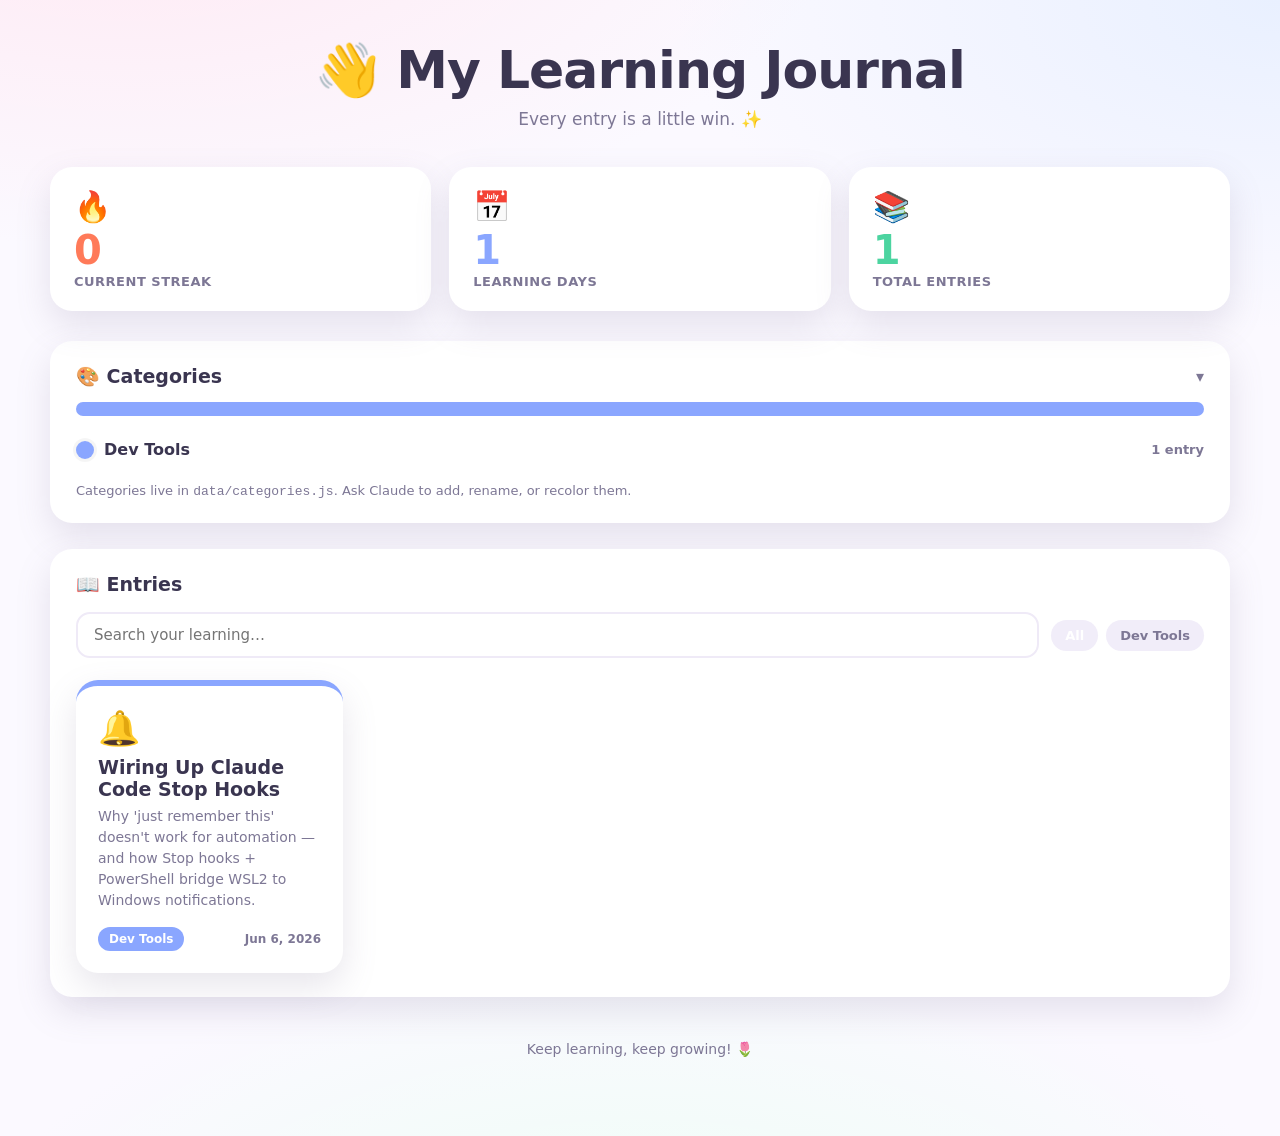
<file: index.html>
<!DOCTYPE html>
<html lang="en">
<head>
  <meta charset="UTF-8" />
  <meta name="viewport" content="width=device-width, initial-scale=1.0" />
  <title>My Learning Journal</title>
  <link rel="stylesheet" href="assets/dashboard.css" />
</head>
<body>
  <div class="wrap">

    <!-- Header -->
    <header class="hero">
      <h1><span class="wave">👋</span> My Learning Journal</h1>
      <p id="motivation">Every entry is a little win. ✨</p>
    </header>

    <!-- Stats -->
    <section class="stats">
      <div class="stat streak">
        <div class="emoji">🔥</div>
        <div class="num" id="stat-streak">0</div>
        <div class="label">Current Streak</div>
      </div>
      <div class="stat days">
        <div class="emoji">📅</div>
        <div class="num" id="stat-days">0</div>
        <div class="label">Learning Days</div>
      </div>
      <div class="stat entries">
        <div class="emoji">📚</div>
        <div class="num" id="stat-entries">0</div>
        <div class="label">Total Entries</div>
      </div>
    </section>

    <!-- Category manager (collapsible) -->
    <section class="panel" id="cat-panel">
      <div class="collapse-toggle" id="cat-toggle">
        <h2 style="margin:0">🎨 Categories</h2>
        <span class="arrow">▾</span>
      </div>
      <div class="panel-body" style="margin-top:14px">
        <div class="breakdown" id="breakdown"></div>
        <div id="cat-list" style="margin-top:14px"></div>
        <p style="color:var(--ink-soft); font-size:13px; margin:14px 0 0">
          Categories live in <code>data/categories.js</code>. Ask Claude to add, rename, or recolor them.
        </p>
      </div>
    </section>

    <!-- Entries -->
    <section class="panel">
      <h2>📖 Entries</h2>
      <div class="toolbar">
        <input type="text" class="search" id="search" placeholder="Search your learning…" />
        <div class="chips" id="chips"></div>
      </div>
      <div class="grid" id="grid"></div>
    </section>

    <footer class="note">Keep learning, keep growing! 🌷</footer>
  </div>

  <!-- data first, then logic -->
  <script src="data/categories.js"></script>
  <script src="data/entries.js"></script>
  <script src="assets/dashboard.js"></script>
</body>
</html>
</file>
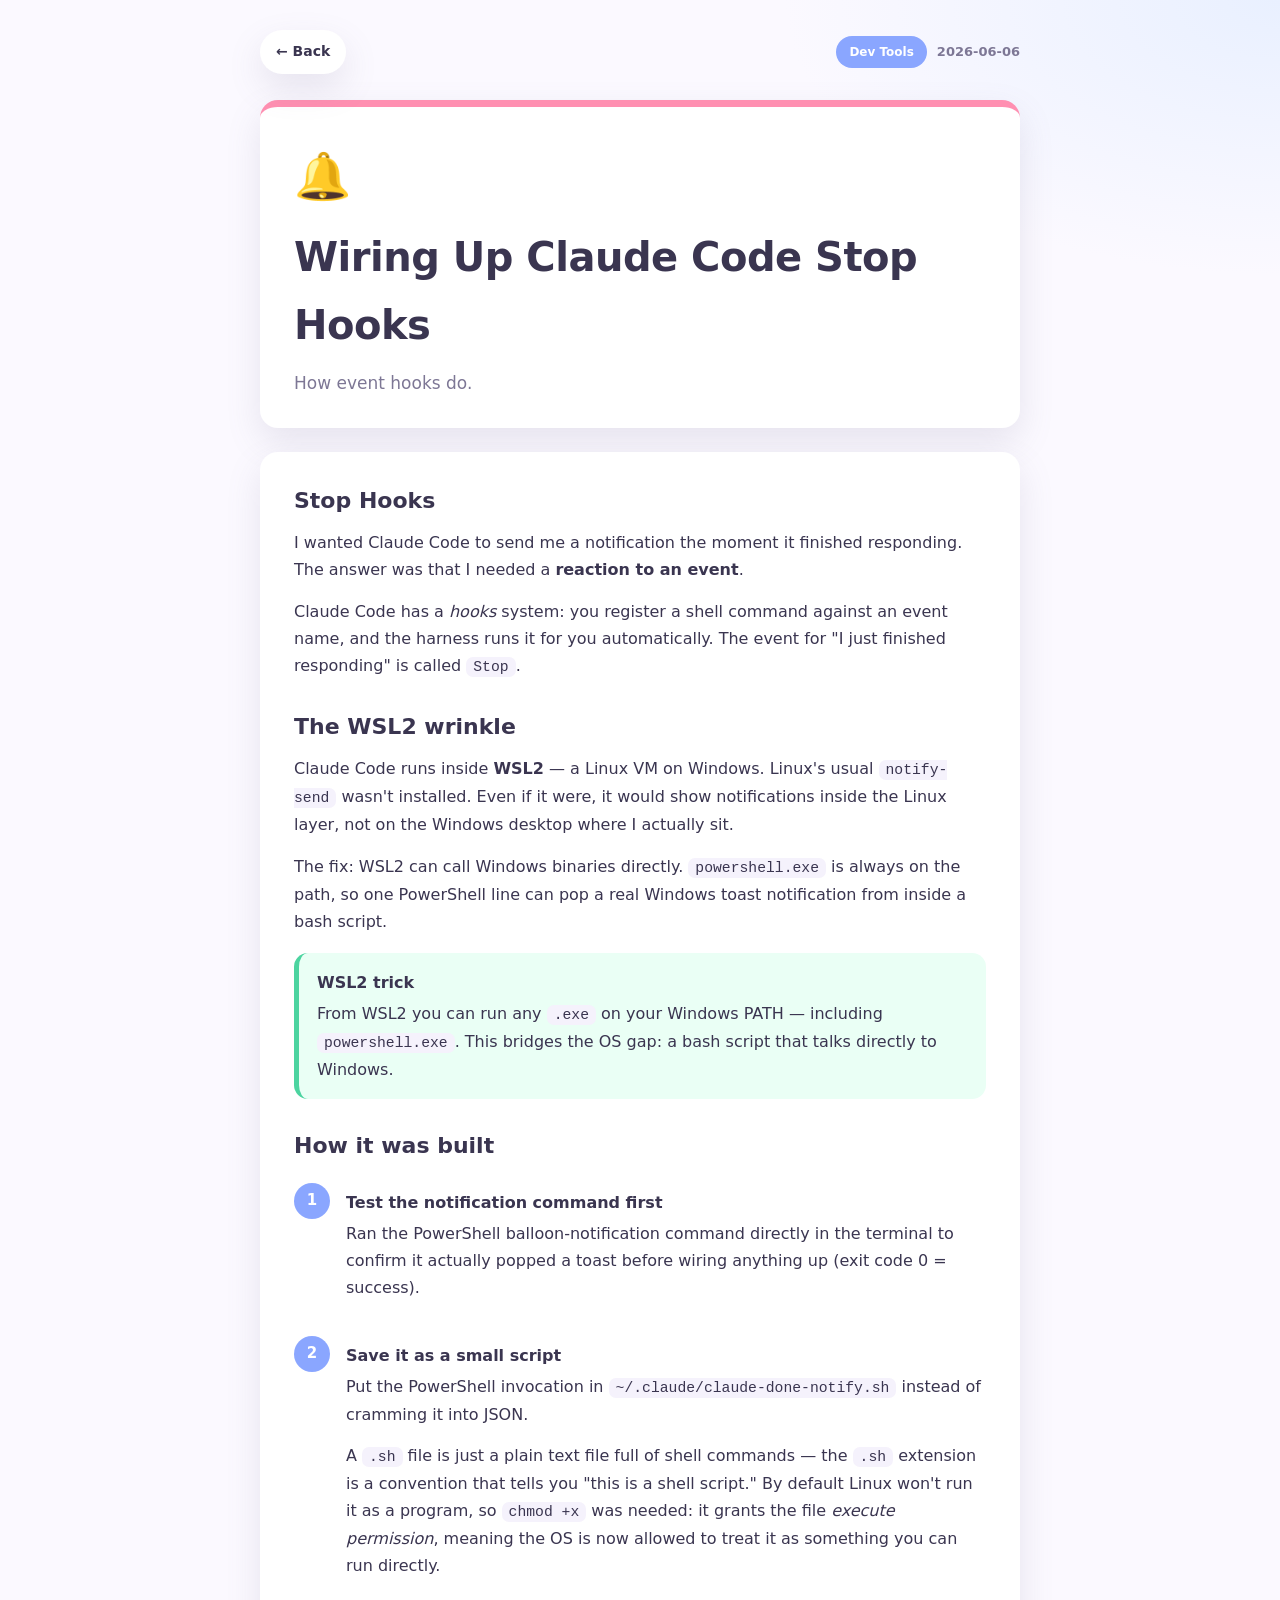
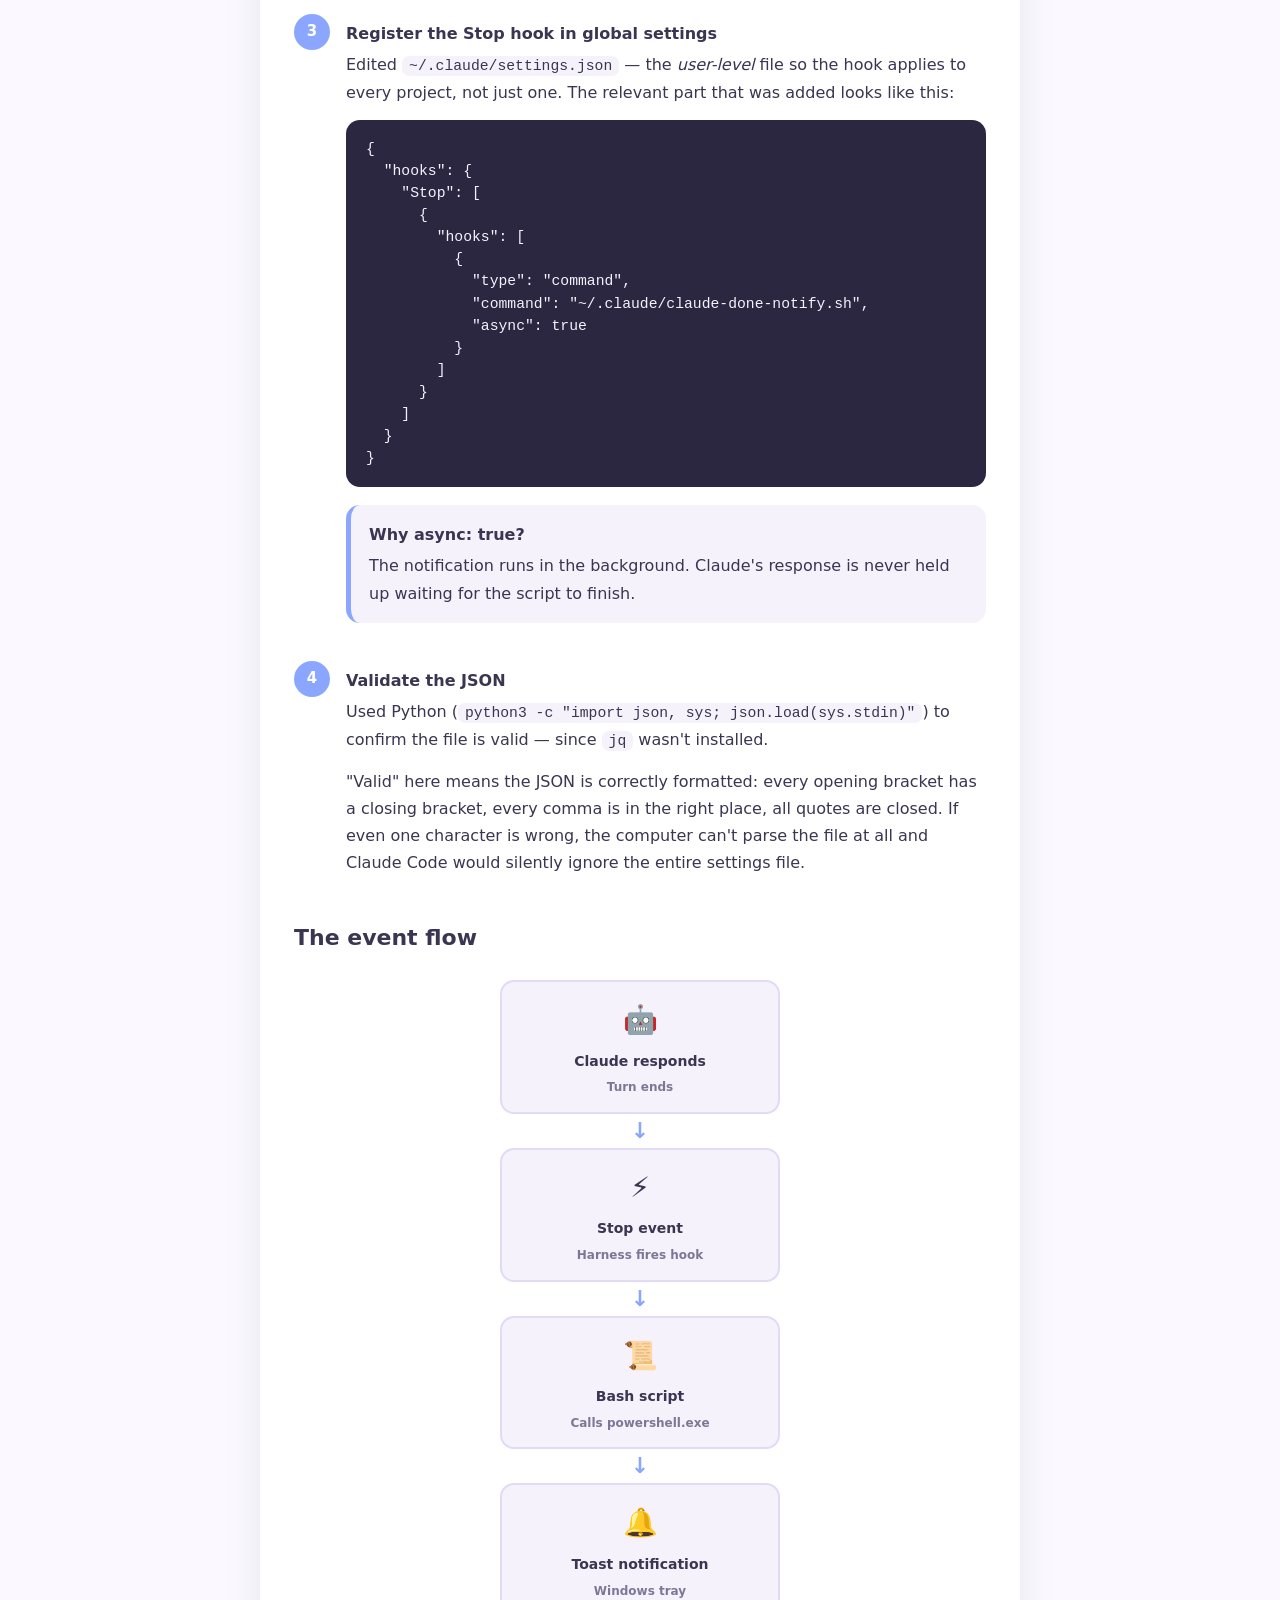
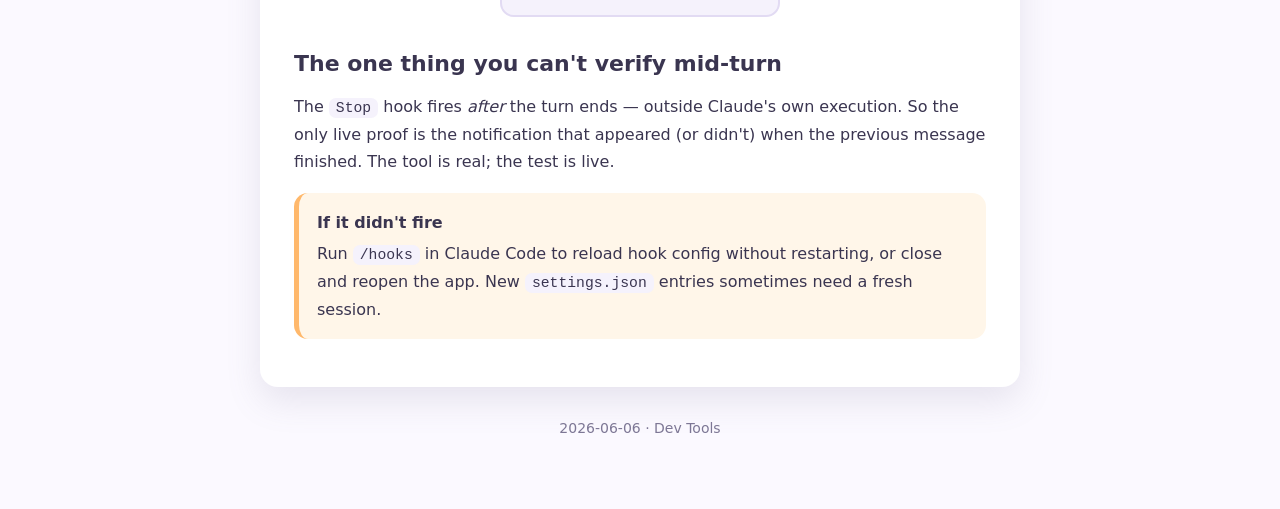
<file: entries/2026-06-06-claude-code-hooks.html>
<!DOCTYPE html>
<html lang="en">
<head>
  <meta charset="UTF-8" />
  <meta name="viewport" content="width=device-width, initial-scale=1.0" />
  <title>Wiring Up Claude Code Stop Hooks — Learning Journal</title>
  <link rel="stylesheet" href="../assets/entry.css" />
  <style>
    .flow {
      display: flex; flex-direction: column; align-items: center;
      gap: 0; margin: 24px auto; max-width: 280px;
    }
    .flow-node {
      background: var(--soft); border: 2px solid #e2dbf3; border-radius: 14px;
      padding: 14px 18px; text-align: center; width: 100%;
      font-weight: 700; font-size: 14px;
    }
    .flow-node .icon { font-size: 28px; display: block; margin-bottom: 6px; }
    .flow-node .label { color: var(--ink-soft); font-size: 12px; margin-top: 4px; font-weight: 600; }
    .flow-arrow {
      font-size: 22px; color: var(--accent2); padding: 6px 0;
      font-weight: 900; line-height: 1;
    }

    .compare { width: 100%; border-collapse: collapse; margin: 18px 0; border-radius: 12px; overflow: hidden; }
    .compare th { background: var(--soft); padding: 10px 14px; text-align: left; font-size: 13px; font-weight: 800; }
    .compare td { padding: 10px 14px; border-top: 1px solid #ede8f8; font-size: 14px; }
    .compare tr:hover td { background: #faf8ff; }
    .yes { color: #4cd4a0; font-weight: 800; }
    .no  { color: #ffb86b; font-weight: 800; }

    .steps { margin: 18px 0; }
    .step { display: flex; gap: 16px; margin-bottom: 20px; }
    .step-num {
      flex-shrink: 0; width: 36px; height: 36px;
      background: var(--accent2); color: #fff;
      border-radius: 50%; display: flex; align-items: center; justify-content: center;
      font-weight: 800; font-size: 15px;
    }
    .step-body { padding-top: 6px; }
    .step-body strong { display: block; margin-bottom: 4px; }
  </style>
</head>
<body>
  <div class="entry">
    <div class="topbar">
      <a class="back" href="../index.html">← Back</a>
      <div class="meta">
        <span class="entry-badge" style="background:#8aa6ff">Dev Tools</span>
        <span class="entry-date">2026-06-06</span>
      </div>
    </div>

    <div class="entry-head">
      <div class="big-emoji">🔔</div>
      <h1>Wiring Up Claude Code Stop Hooks</h1>
      <p class="lede">How event hooks do.</p>
    </div>

    <div class="entry-body">

      <h2>Stop Hooks</h2>
      <p>I wanted Claude Code to send me a notification the moment it finished responding.<br>
      The answer was that I needed a <strong>reaction to an event</strong>.</p>
      <p>Claude Code has a <em>hooks</em> system: you register a shell command against an event name, and the harness runs it for you automatically. The event for "I just finished responding" is called <code>Stop</code>.</p>

      <h2>The WSL2 wrinkle</h2>
      <p>Claude Code runs inside <strong>WSL2</strong> — a Linux VM on Windows. Linux's usual <code>notify-send</code> wasn't installed. Even if it were, it would show notifications inside the Linux layer, not on the Windows desktop where I actually sit.</p>
      <p>The fix: WSL2 can call Windows binaries directly. <code>powershell.exe</code> is always on the path, so one PowerShell line can pop a real Windows toast notification from inside a bash script.</p>

      <div class="callout tip">
        <div class="callout-title">WSL2 trick</div>
        From WSL2 you can run any <code>.exe</code> on your Windows PATH — including <code>powershell.exe</code>. This bridges the OS gap: a bash script that talks directly to Windows.
      </div>

      <h2>How it was built</h2>
      <div class="steps">
        <div class="step">
          <div class="step-num">1</div>
          <div class="step-body">
            <strong>Test the notification command first</strong>
            <p>Ran the PowerShell balloon-notification command directly in the terminal to confirm it actually popped a toast before wiring anything up (exit code 0 = success).</p>
          </div>
        </div>
        <div class="step">
          <div class="step-num">2</div>
          <div class="step-body">
            <strong>Save it as a small script</strong>
            <p>Put the PowerShell invocation in <code>~/.claude/claude-done-notify.sh</code> instead of cramming it into JSON.</p>
            <p>A <code>.sh</code> file is just a plain text file full of shell commands — the <code>.sh</code> extension is a convention that tells you "this is a shell script." By default Linux won't run it as a program, so <code>chmod +x</code> was needed: it grants the file <em>execute permission</em>, meaning the OS is now allowed to treat it as something you can run directly.</p>
          </div>
        </div>
        <div class="step">
          <div class="step-num">3</div>
          <div class="step-body">
            <strong>Register the Stop hook in global settings</strong>
            <p>Edited <code>~/.claude/settings.json</code> — the <em>user-level</em> file so the hook applies to every project, not just one. The relevant part that was added looks like this:</p>
            <pre style="margin-top:10px"><code>{
  "hooks": {
    "Stop": [
      {
        "hooks": [
          {
            "type": "command",
            "command": "~/.claude/claude-done-notify.sh",
            "async": true
          }
        ]
      }
    ]
  }
}</code></pre>
<div class="callout">
        <div class="callout-title">Why async: true?</div>
        The notification runs in the background. Claude's response is never held up waiting for the script to finish.
      </div>
          </div>
        </div>
        <div class="step">
          <div class="step-num">4</div>
          <div class="step-body">
            <strong>Validate the JSON</strong>
            <p>Used Python (<code>python3 -c "import json, sys; json.load(sys.stdin)"</code>) to confirm the file is valid — since <code>jq</code> wasn't installed.</p>
            <p>"Valid" here means the JSON is correctly formatted: every opening bracket has a closing bracket, every comma is in the right place, all quotes are closed. If even one character is wrong, the computer can't parse the file at all and Claude Code would silently ignore the entire settings file.</p>
          </div>
        </div>
      </div>

      <h2>The event flow</h2>
      <div class="flow">
        <div class="flow-node">
          <span class="icon">🤖</span>
          Claude responds
          <div class="label">Turn ends</div>
        </div>
        <div class="flow-arrow">↓</div>
        <div class="flow-node">
          <span class="icon">⚡</span>
          Stop event
          <div class="label">Harness fires hook</div>
        </div>
        <div class="flow-arrow">↓</div>
        <div class="flow-node">
          <span class="icon">📜</span>
          Bash script
          <div class="label">Calls powershell.exe</div>
        </div>
        <div class="flow-arrow">↓</div>
        <div class="flow-node">
          <span class="icon">🔔</span>
          Toast notification
          <div class="label">Windows tray</div>
        </div>
      </div>

      <h2>The one thing you can't verify mid-turn</h2>
      <p>The <code>Stop</code> hook fires <em>after</em> the turn ends — outside Claude's own execution. So the only live proof is the notification that appeared (or didn't) when the previous message finished. The tool is real; the test is live.</p>

      <div class="callout warn">
        <div class="callout-title">If it didn't fire</div>
        Run <code>/hooks</code> in Claude Code to reload hook config without restarting, or close and reopen the app. New <code>settings.json</code> entries sometimes need a fresh session.
      </div>

    </div>

    <footer class="entry-foot">2026-06-06 · Dev Tools</footer>
  </div>
</body>
</html>
</file>
<file: assets/dashboard.css>
/* ============================================================
   Learning Journal — dashboard theme
   Cute, soft, inspiring. No external fonts (fully offline).
   ============================================================ */

:root {
  --bg1: #ffe9f3;
  --bg2: #e9f0ff;
  --bg3: #eafff3;
  --ink: #3a3550;
  --ink-soft: #7d7795;
  --card: #ffffff;
  --shadow: 0 14px 34px rgba(126, 119, 149, 0.18);
  --shadow-hover: 0 22px 48px rgba(126, 119, 149, 0.28);
  --radius: 22px;
  --accent: #ff8fb1;
  --accent2: #8aa6ff;
  --good: #4cd4a0;
}

* { box-sizing: border-box; }

html, body { margin: 0; padding: 0; }

body {
  min-height: 100vh;
  font-family: "Segoe UI", "Nunito", system-ui, -apple-system, sans-serif;
  color: var(--ink);
  background:
    radial-gradient(1200px 600px at 10% -10%, var(--bg1), transparent 60%),
    radial-gradient(1100px 600px at 100% 0%, var(--bg2), transparent 55%),
    radial-gradient(1200px 700px at 50% 120%, var(--bg3), transparent 60%),
    #fbf9ff;
  padding: 40px 20px 80px;
}

.wrap { max-width: 1180px; margin: 0 auto; }

/* ---------- Header ---------- */
.hero { text-align: center; margin-bottom: 34px; }
.hero h1 {
  font-size: clamp(34px, 5vw, 52px);
  margin: 0 0 8px;
  letter-spacing: -1px;
  font-weight: 800;
}
.hero h1 .wave { display: inline-block; animation: wave 2.4s ease-in-out infinite; transform-origin: 70% 70%; }
@keyframes wave { 0%,60%,100%{transform:rotate(0)} 10%{transform:rotate(16deg)} 20%{transform:rotate(-8deg)} 30%{transform:rotate(16deg)} 40%{transform:rotate(-4deg)} 50%{transform:rotate(10deg)} }
.hero p { margin: 0; color: var(--ink-soft); font-size: 17px; min-height: 24px; }

/* ---------- Stat cards ---------- */
.stats {
  display: grid;
  grid-template-columns: repeat(auto-fit, minmax(190px, 1fr));
  gap: 18px;
  margin-bottom: 30px;
}
.stat {
  background: var(--card);
  border-radius: var(--radius);
  padding: 22px 24px;
  box-shadow: var(--shadow);
  position: relative;
  overflow: hidden;
  transition: transform .18s ease, box-shadow .18s ease;
}
.stat:hover { transform: translateY(-4px); box-shadow: var(--shadow-hover); }
.stat .emoji { font-size: 30px; }
.stat .num { font-size: 40px; font-weight: 800; line-height: 1.1; margin-top: 4px; }
.stat .label { color: var(--ink-soft); font-size: 13px; font-weight: 700; text-transform: uppercase; letter-spacing: .5px; margin-top: 2px; }
.stat.streak .num { color: #ff7a59; }
.stat.days .num { color: var(--accent2); }
.stat.entries .num { color: var(--good); }

/* ---------- Section card ---------- */
.panel {
  background: var(--card);
  border-radius: var(--radius);
  padding: 24px 26px;
  box-shadow: var(--shadow);
  margin-bottom: 26px;
}
.panel h2 { margin: 0 0 16px; font-size: 19px; font-weight: 800; }

/* ---------- Toolbar (search + filter) ---------- */
.toolbar { display: flex; flex-wrap: wrap; gap: 12px; align-items: center; margin-bottom: 22px; }
.search {
  flex: 1; min-width: 220px;
  padding: 12px 16px;
  border: 2px solid #efeaf7;
  border-radius: 14px;
  font-size: 15px; font-family: inherit;
  background: #fff; color: var(--ink);
  transition: border-color .15s;
}
.search:focus { outline: none; border-color: var(--accent2); }

.chips { display: flex; flex-wrap: wrap; gap: 8px; }
.chip {
  border: none; cursor: pointer;
  padding: 8px 14px; border-radius: 999px;
  font-size: 13px; font-weight: 700; font-family: inherit;
  background: #f1edf9; color: var(--ink-soft);
  transition: transform .12s, filter .12s;
}
.chip:hover { transform: translateY(-2px); }
.chip.active { color: #fff; }

/* ---------- Entry grid ---------- */
.grid {
  display: grid;
  grid-template-columns: repeat(auto-fill, minmax(260px, 1fr));
  gap: 20px;
}
.card {
  display: block;
  text-decoration: none; color: inherit;
  background: var(--card);
  border-radius: var(--radius);
  padding: 22px;
  box-shadow: var(--shadow);
  border-top: 6px solid var(--accent);
  transition: transform .18s ease, box-shadow .18s ease;
  position: relative;
}
.card:hover { transform: translateY(-6px) rotate(-.4deg); box-shadow: var(--shadow-hover); }
.card .card-emoji { font-size: 34px; }
.card .card-title { font-size: 19px; font-weight: 800; margin: 8px 0 6px; }
.card .card-summary { color: var(--ink-soft); font-size: 14px; line-height: 1.5; margin-bottom: 16px; }
.card .card-foot { display: flex; align-items: center; justify-content: space-between; gap: 8px; }
.badge {
  display: inline-block; padding: 5px 11px; border-radius: 999px;
  font-size: 12px; font-weight: 800; color: #fff;
}
.card .card-date { color: var(--ink-soft); font-size: 12px; font-weight: 600; }

/* ---------- Empty state ---------- */
.empty { text-align: center; padding: 50px 20px; color: var(--ink-soft); }
.empty .big { font-size: 54px; }
.empty h3 { color: var(--ink); margin: 12px 0 6px; }
.empty code { background: #f1edf9; padding: 3px 8px; border-radius: 8px; font-size: 13px; }

/* ---------- Category manager ---------- */
.cat-row { display: flex; align-items: center; gap: 10px; padding: 10px 0; border-bottom: 1px solid #f1edf9; }
.cat-row:last-child { border-bottom: none; }
.cat-dot { width: 18px; height: 18px; border-radius: 50%; flex: none; box-shadow: 0 0 0 3px rgba(0,0,0,.04); }
.cat-name { flex: 1; font-weight: 700; }
.cat-count { color: var(--ink-soft); font-size: 13px; font-weight: 600; }
.icon-btn {
  border: none; background: #f1edf9; color: var(--ink-soft);
  width: 32px; height: 32px; border-radius: 10px; cursor: pointer;
  font-size: 15px; display: grid; place-items: center;
  transition: background .12s, color .12s;
}
.icon-btn:hover { background: #e7e0f5; }
.icon-btn.danger:hover { background: #ffe1e8; color: #e0556f; }

.cat-add { display: flex; flex-wrap: wrap; gap: 10px; align-items: center; margin-top: 16px; }
.cat-add input[type="text"] {
  padding: 10px 14px; border: 2px solid #efeaf7; border-radius: 12px;
  font-size: 14px; font-family: inherit; min-width: 160px;
}
.cat-add input[type="text"]:focus { outline: none; border-color: var(--accent2); }
.cat-add input[type="color"] {
  width: 44px; height: 40px; border: none; border-radius: 12px;
  background: none; cursor: pointer; padding: 0;
}
.btn {
  border: none; cursor: pointer; font-family: inherit; font-weight: 800;
  padding: 11px 18px; border-radius: 12px; font-size: 14px; color: #fff;
  background: linear-gradient(135deg, var(--accent) 0%, var(--accent2) 100%);
  transition: transform .12s, filter .12s;
}
.btn:hover { transform: translateY(-2px); filter: brightness(1.04); }
.btn.ghost { background: #f1edf9; color: var(--ink); }

.collapse-toggle {
  cursor: pointer; user-select: none;
  display: flex; align-items: center; justify-content: space-between;
}
.collapse-toggle .arrow { transition: transform .2s; color: var(--ink-soft); }
.panel.closed .arrow { transform: rotate(-90deg); }
.panel.closed .panel-body { display: none; }

/* ---------- Breakdown bar ---------- */
.breakdown { display: flex; height: 14px; border-radius: 999px; overflow: hidden; background: #f1edf9; margin-top: 4px; }
.breakdown span { display: block; height: 100%; }

footer.note { text-align: center; color: var(--ink-soft); margin-top: 44px; font-size: 14px; }
</file>
<file: assets/entry.css>
/* ============================================================
   Learning Journal — shared entry-page styling
   Linked from every file in /entries via ../assets/entry.css
   Keeps all entries looking consistent. Each entry can still
   add its own <style> for topic-specific visuals.
   ============================================================ */

:root {
  --ink: #3a3550;
  --ink-soft: #7d7795;
  --accent: #ff8fb1;
  --accent2: #8aa6ff;
  --card: #ffffff;
  --soft: #f5f2fc;
  --radius: 18px;
  --shadow: 0 14px 34px rgba(126, 119, 149, 0.16);
}

* { box-sizing: border-box; }
html, body { margin: 0; padding: 0; }

body {
  font-family: "Segoe UI", "Nunito", system-ui, -apple-system, sans-serif;
  color: var(--ink);
  line-height: 1.7;
  background:
    radial-gradient(900px 500px at 0% -10%, #ffe9f3, transparent 60%),
    radial-gradient(900px 500px at 100% 0%, #e9f0ff, transparent 55%),
    #fbf9ff;
  padding: 30px 20px 80px;
}

.entry { max-width: 760px; margin: 0 auto; }

/* ---------- top bar ---------- */
.topbar {
  display: flex; align-items: center; justify-content: space-between;
  gap: 12px; margin-bottom: 26px; flex-wrap: wrap;
}
.back {
  text-decoration: none; font-weight: 800; font-size: 14px;
  color: var(--ink); background: #fff;
  padding: 10px 16px; border-radius: 999px;
  box-shadow: var(--shadow); transition: transform .15s;
  display: inline-flex; align-items: center; gap: 6px;
}
.back:hover { transform: translateX(-3px); }
.meta { display: flex; align-items: center; gap: 10px; }
.entry-badge {
  display: inline-block; padding: 6px 13px; border-radius: 999px;
  font-size: 12px; font-weight: 800; color: #fff;
  background: var(--accent2);
}
.entry-date { color: var(--ink-soft); font-size: 13px; font-weight: 600; }

/* ---------- header ---------- */
.entry-head {
  background: var(--card); border-radius: var(--radius);
  padding: 30px 34px; box-shadow: var(--shadow); margin-bottom: 24px;
  border-top: 7px solid var(--accent);
}
.entry-head .big-emoji { font-size: 46px; }
.entry-head h1 { font-size: clamp(28px, 5vw, 40px); margin: 8px 0 10px; letter-spacing: -.5px; }
.entry-head .lede { color: var(--ink-soft); font-size: 17px; margin: 0; }

/* ---------- body ---------- */
.entry-body {
  background: var(--card); border-radius: var(--radius);
  padding: 30px 34px; box-shadow: var(--shadow);
}
.entry-body h2 { font-size: 22px; margin: 28px 0 10px; }
.entry-body h2:first-child { margin-top: 0; }
.entry-body h3 { font-size: 18px; margin: 22px 0 8px; }
.entry-body p { margin: 0 0 14px; }
.entry-body ul, .entry-body ol { margin: 0 0 14px; padding-left: 22px; }
.entry-body li { margin-bottom: 7px; }
.entry-body a { color: var(--accent2); }

.entry-body code {
  background: var(--soft); padding: 2px 7px; border-radius: 7px;
  font-family: "Consolas", "Menlo", monospace; font-size: .92em;
}
.entry-body pre {
  background: #2b2740; color: #f4f1ff; padding: 18px 20px;
  border-radius: 14px; overflow: auto; line-height: 1.5;
}
.entry-body pre code { background: none; padding: 0; color: inherit; }

/* callout boxes */
.callout {
  border-radius: 14px; padding: 16px 18px; margin: 18px 0;
  background: var(--soft); border-left: 5px solid var(--accent2);
}
.callout.tip { border-left-color: #4cd4a0; background: #eafff5; }
.callout.warn { border-left-color: #ffb86b; background: #fff6e9; }
.callout .callout-title { font-weight: 800; margin-bottom: 4px; }

/* a reusable interactive "playground" shell */
.playground {
  border: 2px dashed #e2dbf3; border-radius: 16px;
  padding: 18px; margin: 20px 0; background: #fbf9ff;
}
.playground h4 { margin: 0 0 12px; font-size: 15px; color: var(--ink-soft); text-transform: uppercase; letter-spacing: .5px; }

.controls { display: flex; flex-wrap: wrap; gap: 14px; margin-bottom: 16px; }
.control { display: flex; flex-direction: column; gap: 4px; font-size: 13px; font-weight: 700; color: var(--ink-soft); }
.control select, .control input {
  font-family: inherit; font-size: 14px; padding: 8px 10px;
  border: 2px solid #e2dbf3; border-radius: 10px; background: #fff; color: var(--ink);
}

footer.entry-foot {
  text-align: center; color: var(--ink-soft);
  margin-top: 30px; font-size: 14px;
}
</file>
